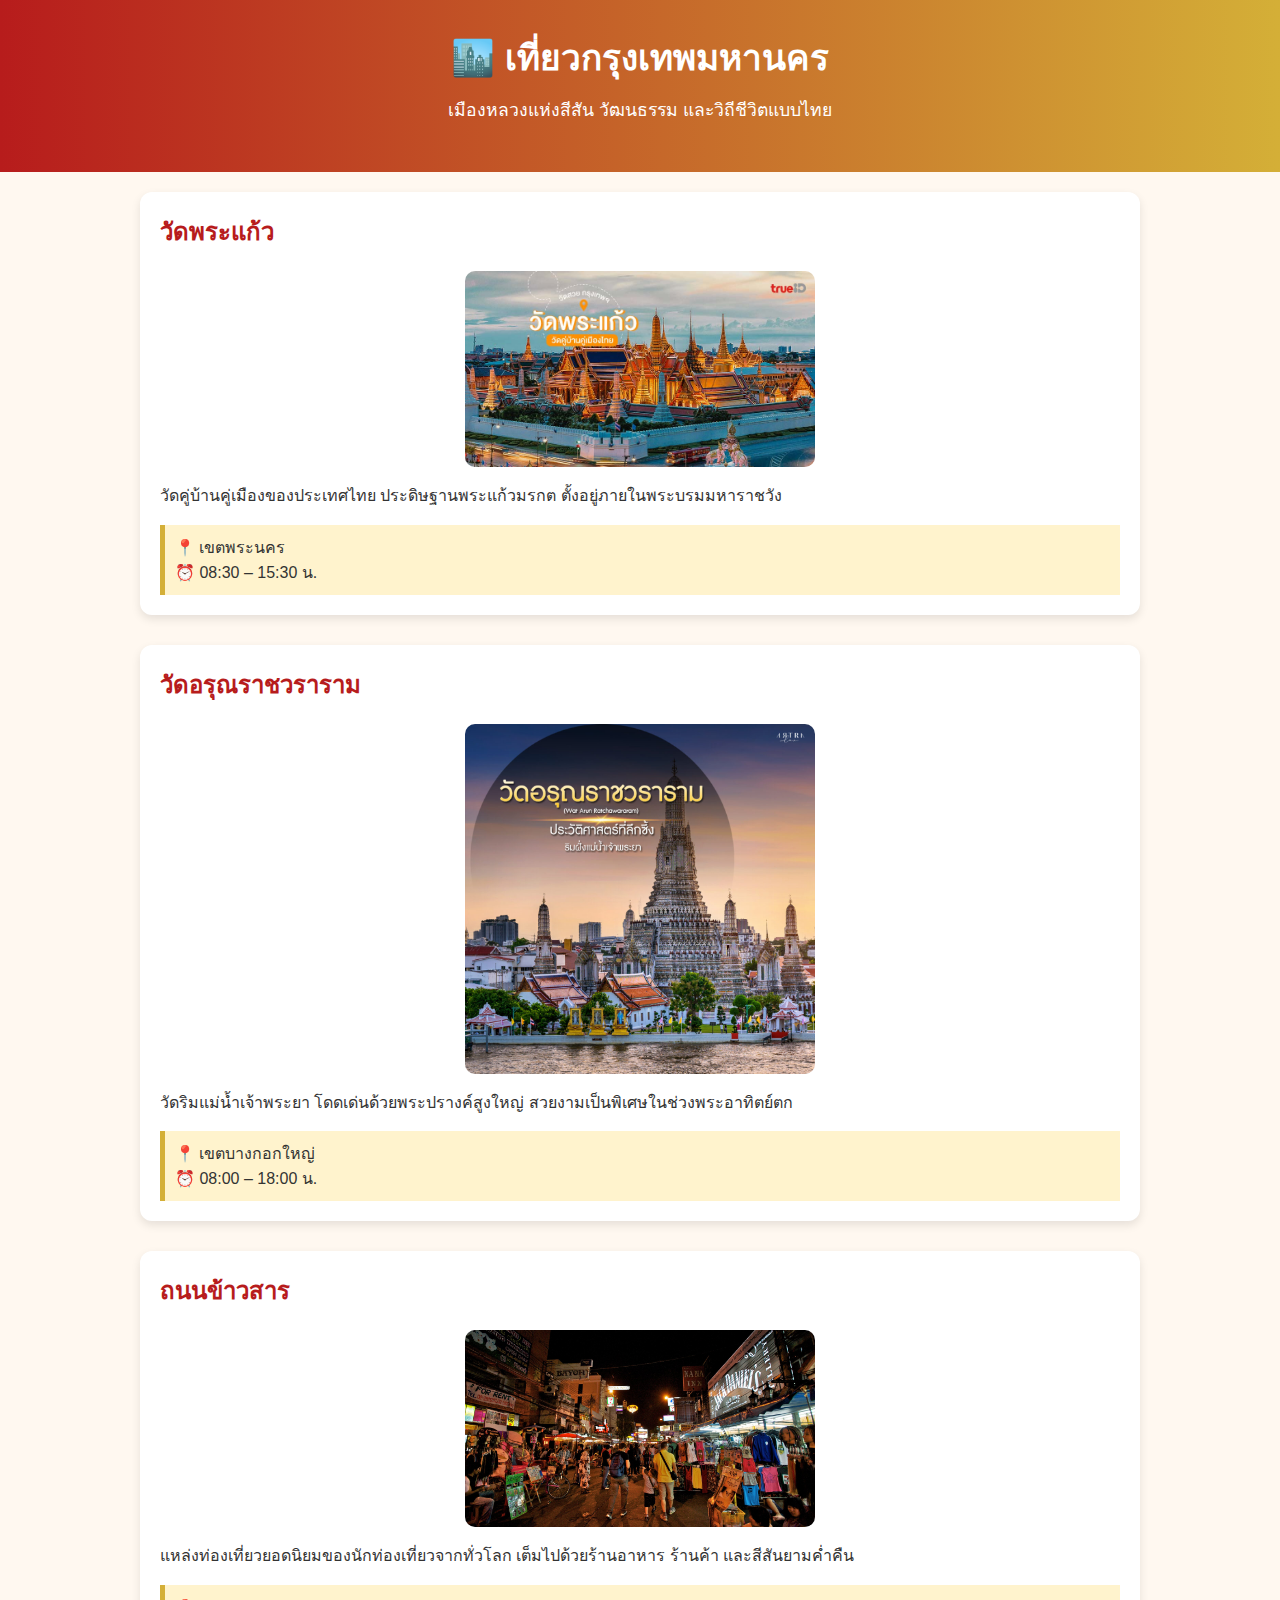
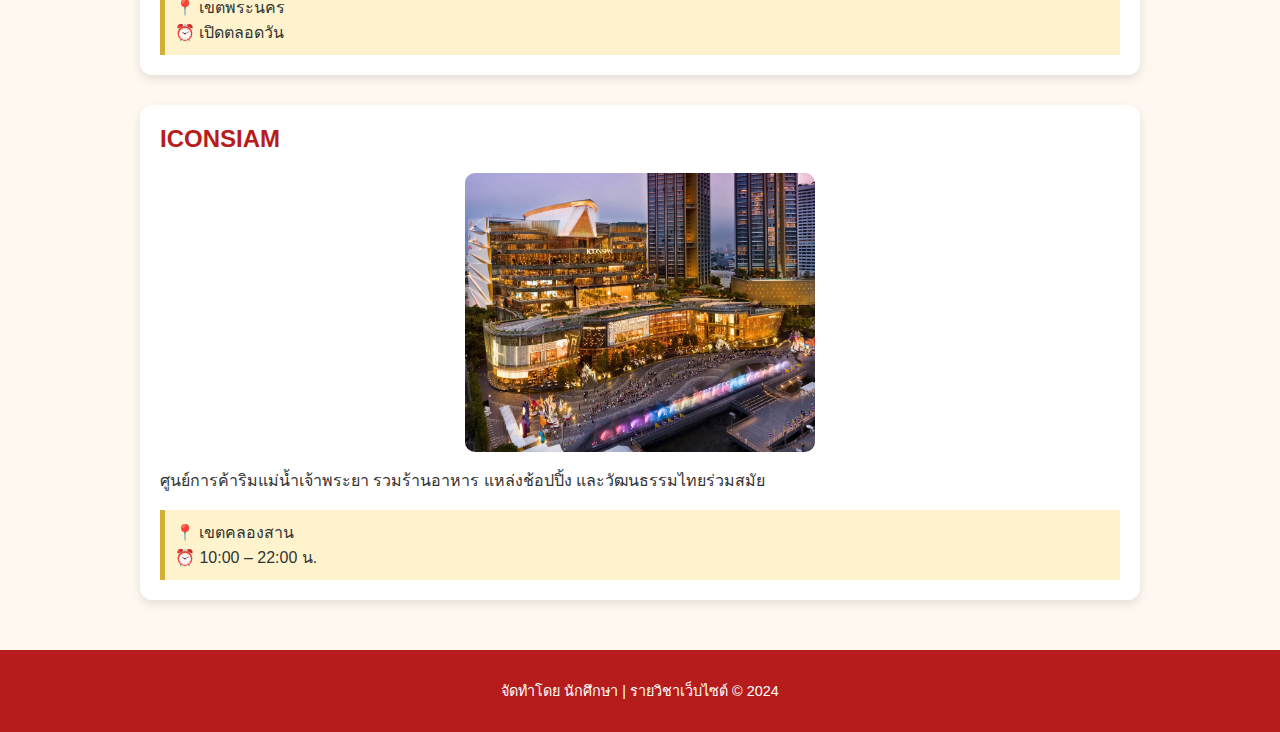
<file: index.html>
<!DOCTYPE html>
<html lang="th">
<head>
    <meta charset="UTF-8">
    <meta name="viewport" content="width=device-width, initial-scale=1.0">
    <title>เที่ยวกรุงเทพมหานคร</title>

    <style>
        body {
            margin: 0;
            font-family: "Tahoma", sans-serif;
            background-color: #fff8f0;
            color: #333;
        }

        header {
            background: linear-gradient(to right, #b71c1c, #d4af37);
            color: white;
            text-align: center;
            padding: 30px 15px;
        }

        header h1 {
            margin: 0;
            font-size: 2.2em;
        }

        header p {
            margin-top: 10px;
            font-size: 1.1em;
        }

        main {
            max-width: 1000px;
            margin: auto;
            padding: 20px;
        }

        section {
            background: white;
            border-radius: 12px;
            padding: 20px;
            margin-bottom: 30px;
            box-shadow: 0 4px 10px rgba(0,0,0,0.1);
        }

        section h2 {
            color: #b71c1c;
            margin-top: 0;
        }

        section img {
            display: block;
            margin: 15px auto;
            border-radius: 10px;
            width: 100%;
            max-width: 350px;
        }

        section p {
            line-height: 1.6;
            font-size: 1em;
        }

        .info {
            background-color: #fff3cd;
            padding: 10px;
            border-left: 5px solid #d4af37;
            margin-top: 10px;
        }

        footer {
            background-color: #b71c1c;
            color: white;
            text-align: center;
            padding: 15px;
            font-size: 0.9em;
        }

        hr {
            display: none;
        }
    </style>
</head>

<body>

<header>
    <h1>🏙️ เที่ยวกรุงเทพมหานคร</h1>
    <p>เมืองหลวงแห่งสีสัน วัฒนธรรม และวิถีชีวิตแบบไทย</p>
</header>

<main>

    <section>
        <h2>วัดพระแก้ว</h2>
        <img src="pic/wat-phra-kaew.jpg.jpg" alt="วัดพระแก้ว">
        <p>วัดคู่บ้านคู่เมืองของประเทศไทย ประดิษฐานพระแก้วมรกต ตั้งอยู่ภายในพระบรมมหาราชวัง</p>
        <div class="info">
            📍 เขตพระนคร <br>
            ⏰ 08:30 – 15:30 น.
        </div>
    </section>

    <section>
        <h2>วัดอรุณราชวราราม</h2>
        <img src="pic/wat-arun.jpg.jpg" alt="วัดอรุณราชวราราม">
        <p>วัดริมแม่น้ำเจ้าพระยา โดดเด่นด้วยพระปรางค์สูงใหญ่ สวยงามเป็นพิเศษในช่วงพระอาทิตย์ตก</p>
        <div class="info">
            📍 เขตบางกอกใหญ่ <br>
            ⏰ 08:00 – 18:00 น.
        </div>
    </section>

    <section>
        <h2>ถนนข้าวสาร</h2>
        <img src="pic/khaosan-road.jpg" alt="ถนนข้าวสาร">
        <p>แหล่งท่องเที่ยวยอดนิยมของนักท่องเที่ยวจากทั่วโลก เต็มไปด้วยร้านอาหาร ร้านค้า และสีสันยามค่ำคืน</p>
        <div class="info">
            📍 เขตพระนคร <br>
            ⏰ เปิดตลอดวัน
        </div>
    </section>

    <section>
        <h2>ICONSIAM</h2>
        <img src="pic/iconsiam.jpg" alt="ICONSIAM">
        <p>ศูนย์การค้าริมแม่น้ำเจ้าพระยา รวมร้านอาหาร แหล่งช้อปปิ้ง และวัฒนธรรมไทยร่วมสมัย</p>
        <div class="info">
            📍 เขตคลองสาน <br>
            ⏰ 10:00 – 22:00 น.
        </div>
    </section>

</main>

<footer>
    <p>จัดทำโดย นักศึกษา | รายวิชาเว็บไซต์ &copy; 2024</p>
</footer>

</body>
</html>
</file>
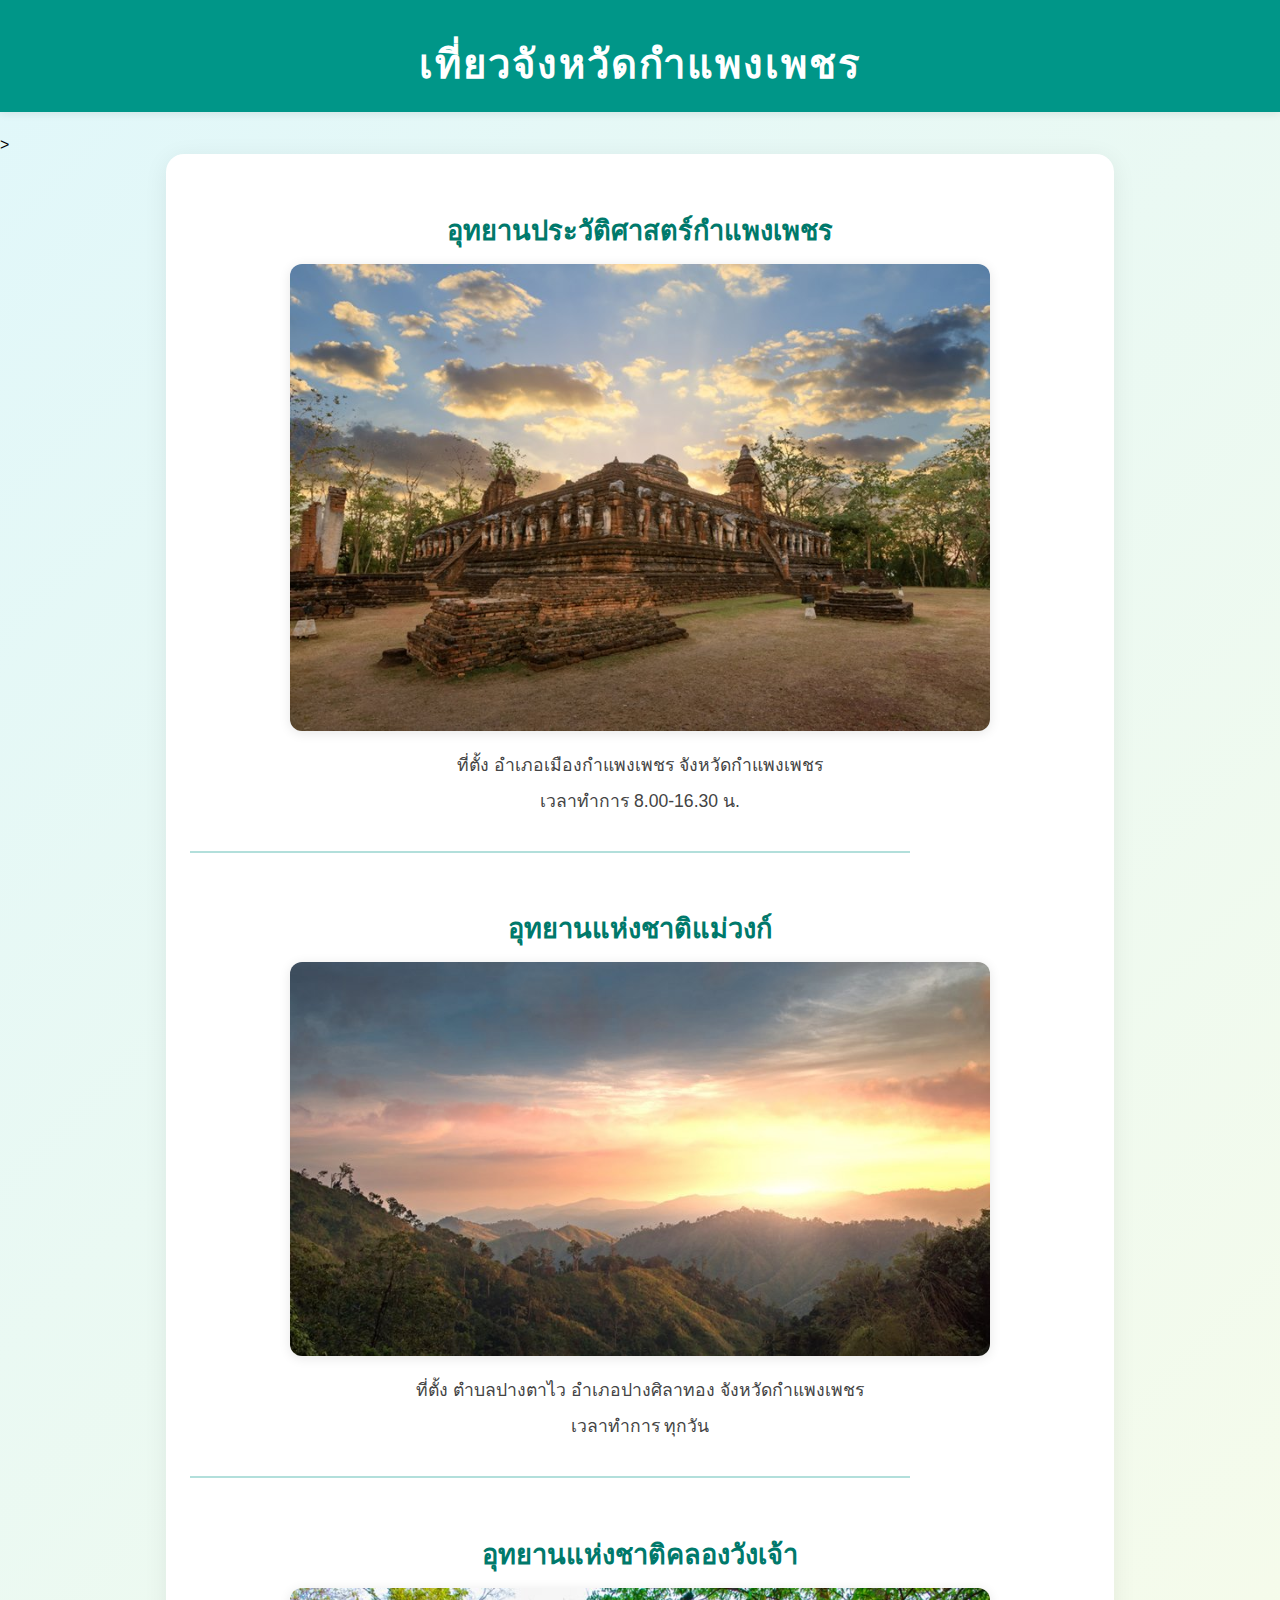
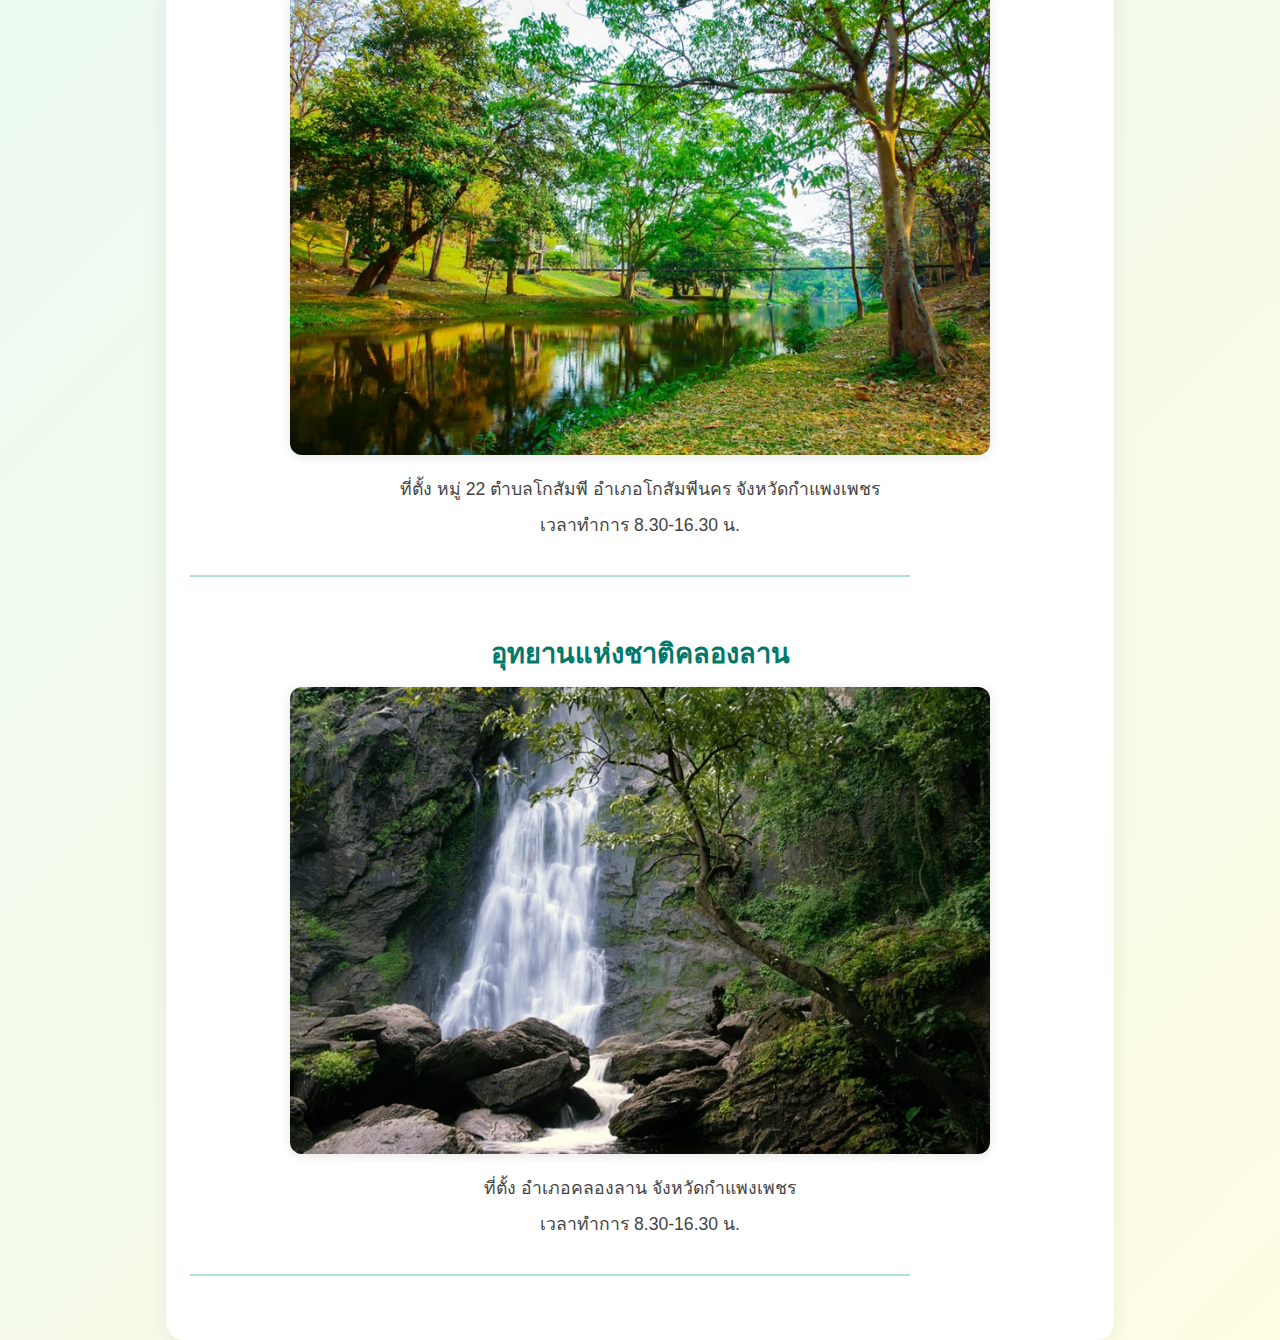
<file: province-2/index.html>
<!DOCTYPE html>
<html lang="en">
<head>
    <meta charset="UTF-8">
    <meta name="viewport" content="width=device-width, initial-scale=1.0">
    <title>สถานที่น่าท่องเที่ยวในประเทศไทย</title>
    <link rel="stylesheet" href="style.css">
    <header>
        <h1>เที่ยวจังหวัดกำแพงเพชร</h1>
    </header>
    ><style>
        h1 {
             text-align: center;
        }
        
    </style>
</head>
<article>
        <section>
            <div class="center-content">
                <h2>อุทยานประวัติศาสตร์กำแพงเพชร</h2>
                <img src="ImagesSrc/1.jpg" alt="อุทยานประวัติศาสตร์กำแพงเพชร" width="700" height="400">
             <p>ที่ตั้ง อำเภอเมืองกำแพงเพชร จังหวัดกำแพงเพชร</p>
                <p>เวลาทำการ 8.00-16.30 น.</p>
            </div>
        </section>
        <hr>
        <section>
            <div class="center-content">
                <h2>อุทยานแห่งชาติแม่วงก์</h2>
                <img src="ImagesSrc/2.jpg" alt="อุทยานแห่งชาติแม่วงก์" width="700" height="400">
                <p>ที่ตั้ง ตำบลปางตาไว อำเภอปางศิลาทอง จังหวัดกำแพงเพชร</p>
                <p>เวลาทำการ ทุกวัน</p>
            </div>
        </section>
        <hr>
        <section>
            <div class="center-content">
                <h2>อุทยานแห่งชาติคลองวังเจ้า</h2>
                <img src="ImagesSrc/3.jpg" alt="อุทยานแห่งชาติคลองวังเจ้า" width="700" height="400">
                <p>ที่ตั้ง หมู่ 22 ตำบลโกสัมพี อำเภอโกสัมพีนคร จังหวัดกำแพงเพชร</p>
                <p>เวลาทำการ 8.30-16.30 น.</p>
            </div>
        </section>
        <hr>
        <section>
            <div class="center-content">
                <h2>อุทยานแห่งชาติคลองลาน</h2>
                <img src="ImagesSrc/4.jpg" alt="อุทยานแห่งชาติคลองลาน" width="700" height="400">
                <p>ที่ตั้ง อำเภอคลองลาน จังหวัดกำแพงเพชร</p>
                <p>เวลาทำการ 8.30-16.30 น.</p>
            </div>
        </section>
        <hr>
    </article>
    <style>
.center-content {
    display: flex;
    flex-direction: column;
    align-items: center;
    justify-content: center;
    text-align: center;
}
</style>
<body>
    
</body>
</html>
</file>
<file: province-2/style.css>
/* style.css */

body {
    font-family: 'Segoe UI', Tahoma, Geneva, Verdana, sans-serif;
    background: linear-gradient(135deg, #e0f7fa 0%, #fffde4 100%);
    margin: 0;
    padding: 0;
}

header {
    background: #009688;
    color: #fff;
    padding: 32px 0 16px 0;
    box-shadow: 0 2px 8px rgba(0,0,0,0.08);
    margin-bottom: 24px;
}

h1 {
    text-align: center;
    font-size: 2.5rem;
    letter-spacing: 2px;
    margin: 0;
}

article {
    max-width: 900px;
    margin: 0 auto;
    background: #fff;
    border-radius: 18px;
    box-shadow: 0 4px 24px rgba(0,0,0,0.07);
    padding: 32px 24px;
}

.center-content {
    display: flex;
    flex-direction: column;
    align-items: center;
    text-align: center;
    margin-bottom: 24px;
}

h2 {
    color: #00796b;
    margin-bottom: 12px;
    font-size: 1.7rem;
}

img {
    border-radius: 12px;
    box-shadow: 0 2px 12px rgba(0,0,0,0.10);
    margin-bottom: 16px;
    max-width: 100%;
    height: auto;
}

p {
    font-size: 1.1rem;
    color: #444;
    margin: 4px 0;
}

hr {
    border: none;
    border-top: 2px solid #b2dfdb;
    margin: 32px 0;
    width: 80%;
}

@media (max-width: 800px) {
    article {
        padding: 16px 4px;
    }
    img {
        width: 100%;
        height: auto;
    }
}
</file>
